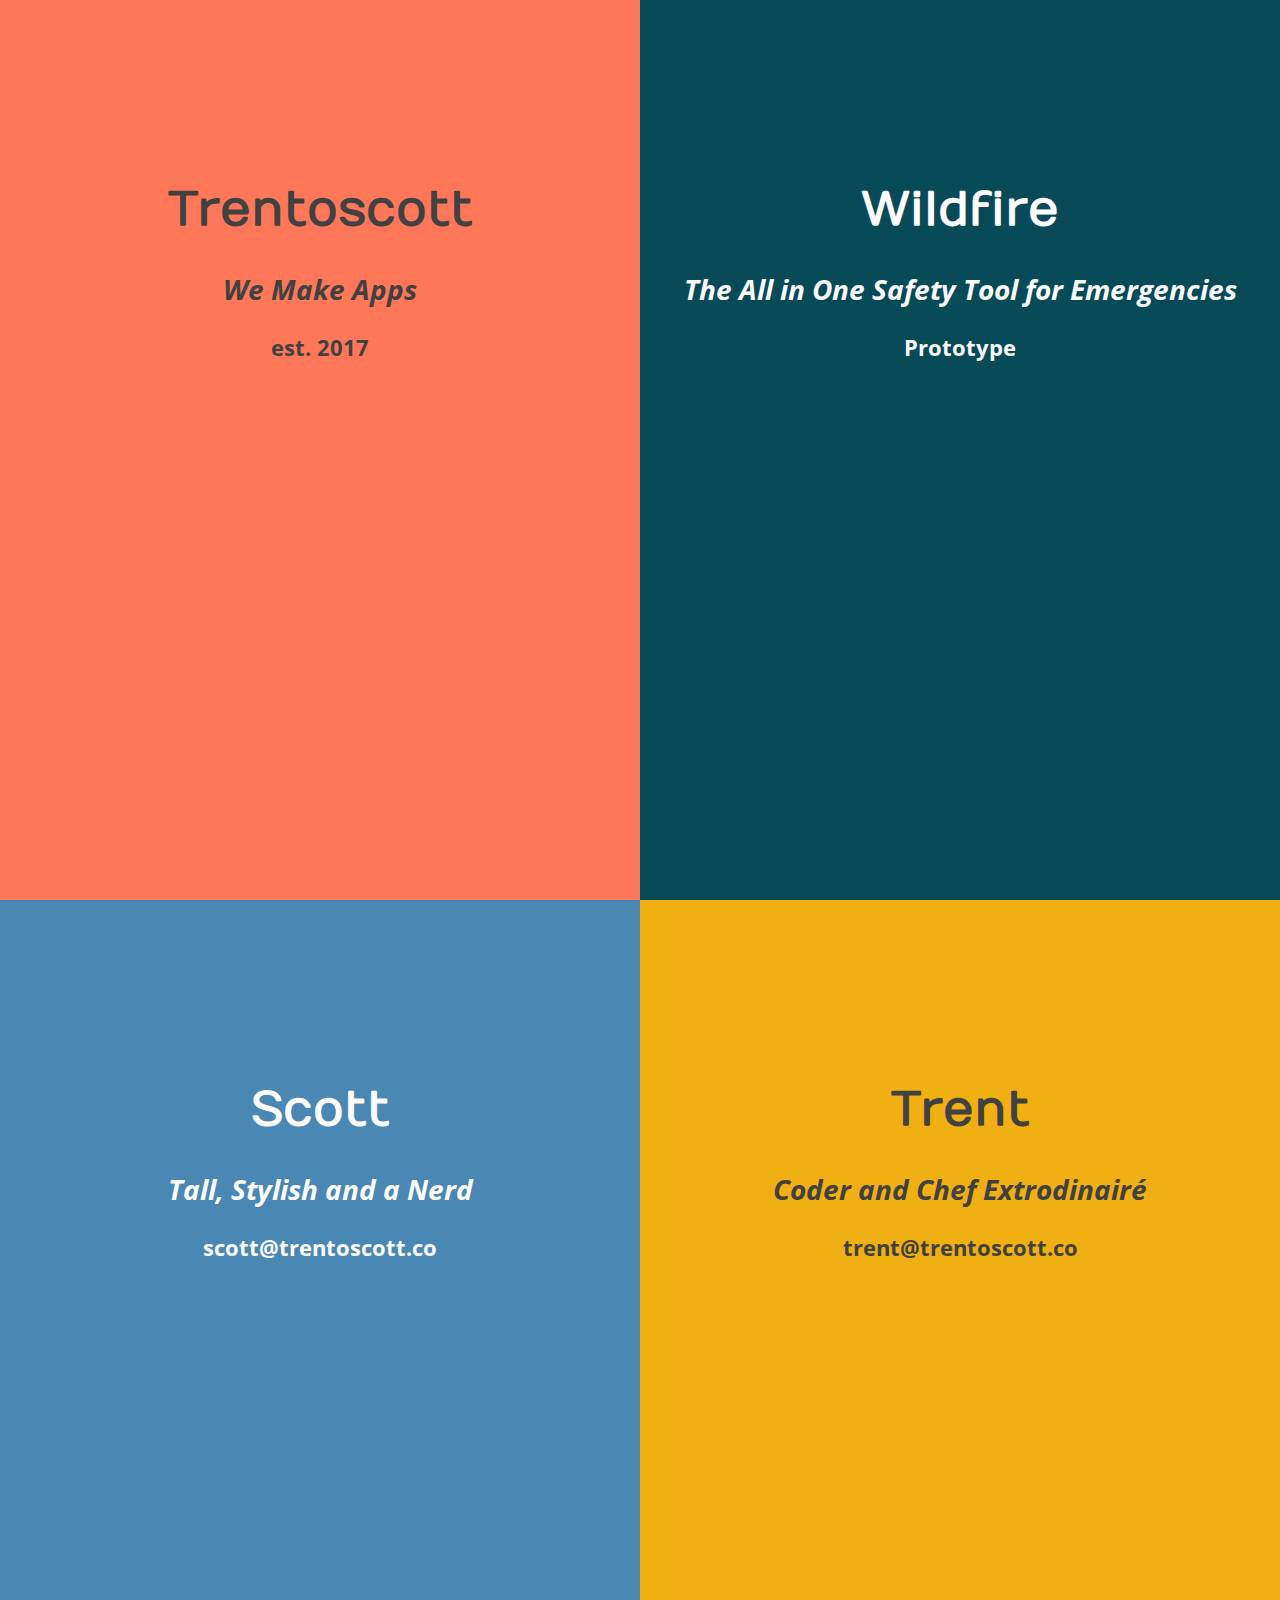
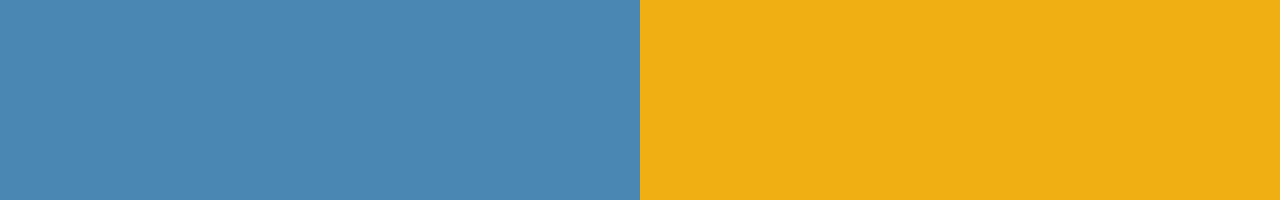
<file: index.html>
<!DOCTYPE html>
<html>
<head>
<title>Trentoscott</title>
<meta charset="UTF-8">
<meta name="viewport" content="width=device-width, initial-scale=1">

  <link rel="stylesheet" type="text/css"
        href="https://fonts.googleapis.com/css?family=Numans|Open+Sans">

  <style>


/** Body Styling **/


    body {

      background-color: #414141;
      margin: 0px;
      font-family: 'Open Sans', sans-serif;
      cursor: default;
    }


/** Box Style **/
    .div1 {
      width: 50%;
      float: left;
      height: 100vh;
      background-color: #ff7759;
      color: #414141;
    }
    .div2 {
      width: 50%;
      height: 100vh;
      background-color: #084a58;
      float: left;
      color: #fbfbfb;
    }
    .div3 {
      width: 50%;
      float: left;
      height: 100vh;
      background-color: #4a87b2;
      color: #fbfbfb;
    }
    .div4 {
      width: 50%;
      float: left;
      height: 100vh;
      background-color: #f0af13;
      clear: right;
      color: #414141;
    }

    .divwide {
      width: 100%;
      float: left;
      height: auto;
      background-color: #414141;
      color: #fbfbfb;
      -webkit-transition: text-align 2s; /* Safari */
    transition: text-align 2s;
    }


    h1 {
      font-size: 54px;
      text-align: center;
      font-family: 'Numans', sans-serif;
      padding-top: 150px;
      padding-left: 10px;
      padding-right: 10px;

    }
    h2 {
      font-size: 28px;
      text-align: center;
      font-style: italic;
      padding-left: 10px;
      padding-right: 10px;

    }
    h3 {
      font-size: 22px;
      text-align: center;
      padding-left: 10px;
      padding-right: 10px;

    }
    p {
      padding-left: 10px;
      padding-right: 10px;
    }
  /** Link Styles **/
    a.linkone:link {
      font-size: 22px;
      text-align: center;
      font-style: normal;
      color: #fbfbfb;
      text-decoration: none;
      -webkit-transition: color 2s; /* Safari */
      transition: color 2s;
      padding-left: 10px;
      padding-right: 10px;
    }
    a.linkone:link:hover {
      color: #ff9f8a;
      -webkit-transition: color 1s; /* Safari */
      transition: color 1s;
      }
    a.linktwo:link:hover, a.linktwo:visited:hover {
      color: #ff9f8a;
      -webkit-transition: color 1s; /* Safari */
      transition: color 1s;
      }
    a.linktwo:link, a.linktwo:visited {
      font-size: 22px;
      text-align: center;
      font-style: normal;
      color: #fbfbfb;
      text-decoration: none;
      -webkit-transition: color 2s; /* Safari */
      transition: color 2s;
      padding-left: 10px;
      padding-right: 10px;
    }


    a.linkthree:link {
      font-size: 22px;
      text-align: center;
      font-style: normal;
      color: #fbfbfb;
      text-decoration: none;
      -webkit-transition: color 2s; /* Safari */
      transition: color 2s;
      padding-left: 10px;
      padding-right: 10px;
    }
    a.linkthree:link:hover {
      color: #f4c759;
      -webkit-transition: color 1s; /* Safari */
      transition: color 1s;
    }
    a.linkfour:link {
      font-size: 22px;
      text-align: center;
      font-style: normal;
      color: #414141;
      text-decoration: none;
      -webkit-transition: color 2s; /* Safari */
      transition: color 2s;
      padding-left: 10px;
      padding-right: 10px;
    }
    a.linkfour:link:hover {
      color: #4a87b2;
      -webkit-transition: color 1s; /* Safari */
      transition: color 1s;
    }

    /** Device Queries **/
    @media only screen and (min-width: 320px) {
        /* For tiny mobile phones: */
        [class*="div"] {
            width: 100%;
          }
        h1 {
          font-size: 48px;
        }

      }
    @media only screen and (min-width: 768px) {
        /* For mobile phones: */
        [class*="div"] {
            width: 100%;
        }
      }

    @media only screen and (min-width: 768px) {
        /* For Laptop: */
        [class*="div"] {
          width: 50%;
        }
      }
    @media only screen and (min-width: 1440px) {
      /* For 1440px monitors */
      [class*="div"] {
        width: 50%;
      }
    }


  </style>
</head>

<body>


<div class="div1">
  <h1>Trentoscott</h1>
  <h2>We Make Apps</h2>
  <h3>est. 2017</h3>
  </div>
  <div class="div2">
    <h1>Wildfire</h1>
    <h2>The All in One Safety Tool for Emergencies</h2>
    <h3><a class="linktwo" href="https://trentbowden.github.io/nasaSpaceApp/">Prototype</a></h3>
  </div>

<div class="div3">
    <h1>Scott</h1>
    <h2>Tall, Stylish and a Nerd</h2>
    <h3><a class="linkthree" href="mailto:scott@trentoscott.co">scott@trentoscott.co</a></h3>
  </div>
  <div class="div4">
      <h1>Trent</h1>
      <h2>Coder and Chef Extrodinairé</h2>
      <h3><a class="linkfour" href="mailto:trent@trentoscott.co">trent@trentoscott.co</a></h3>
    </div>

</body>
</file>
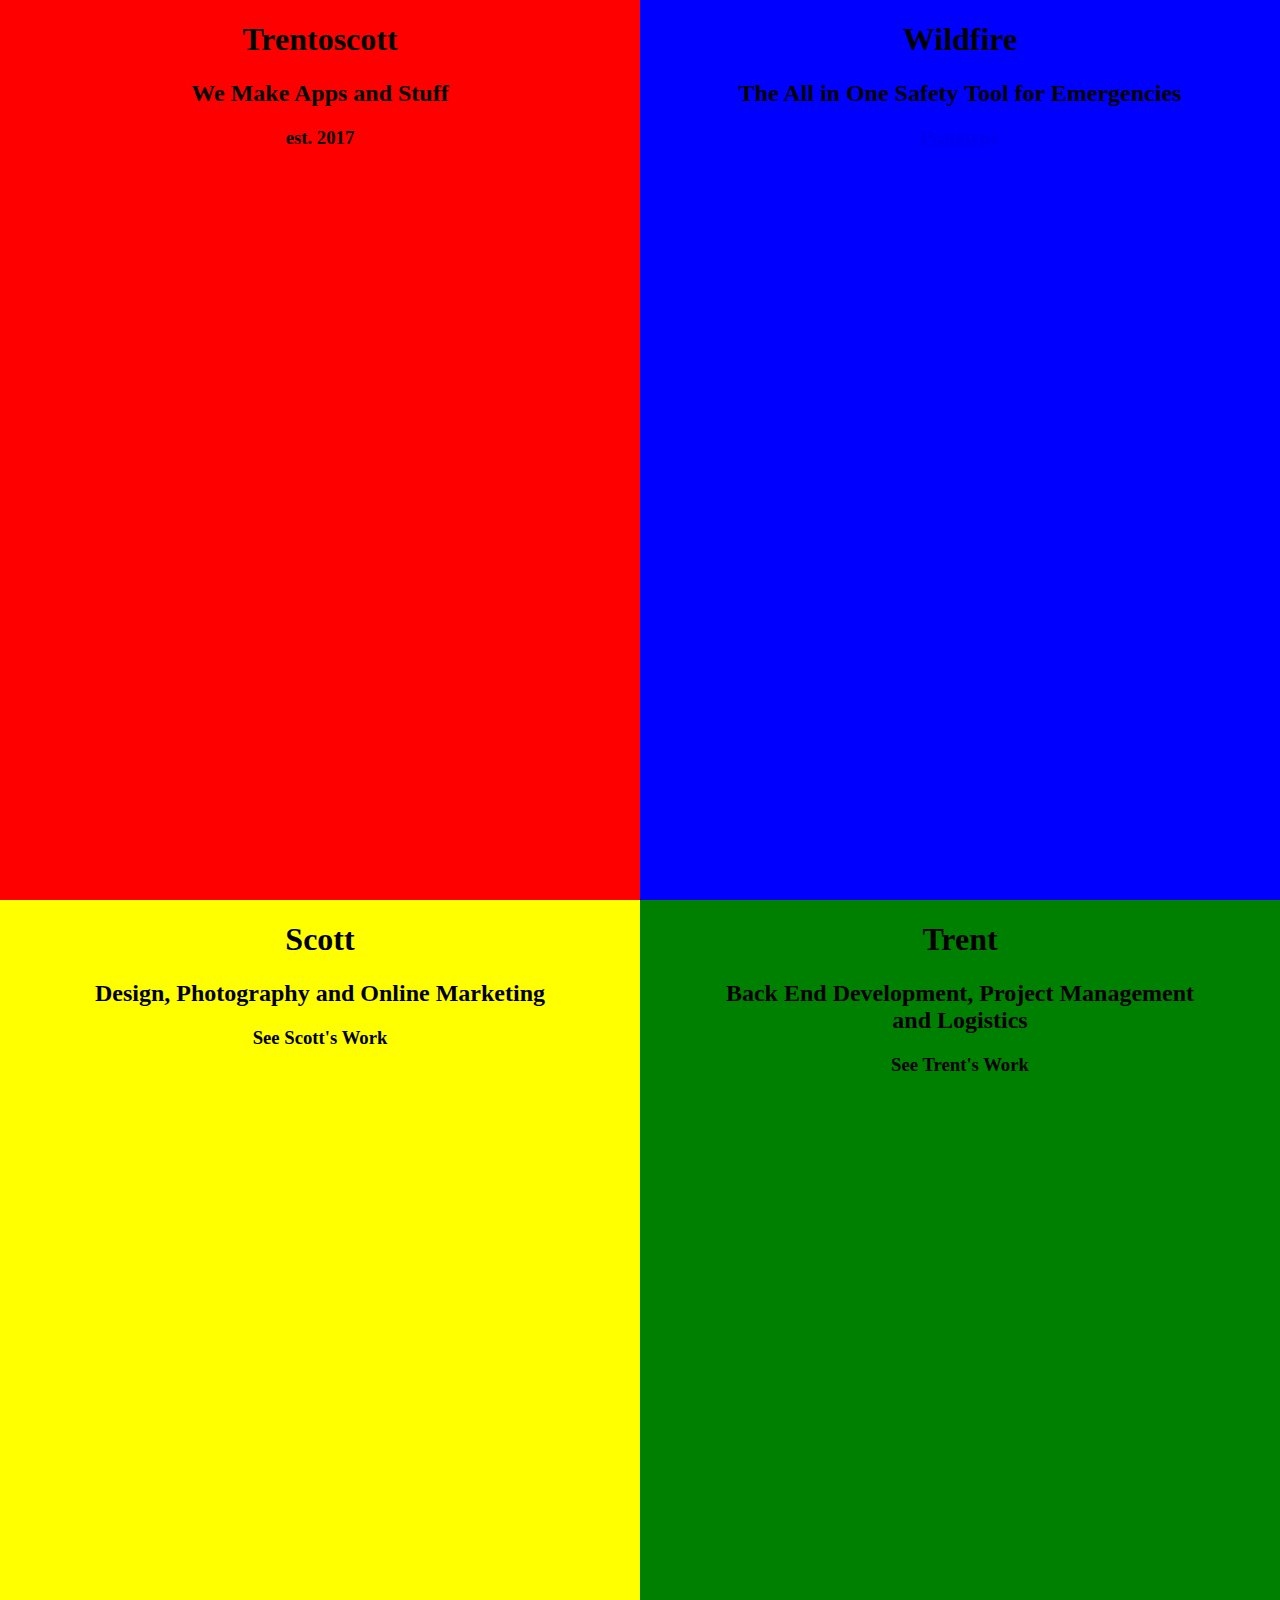
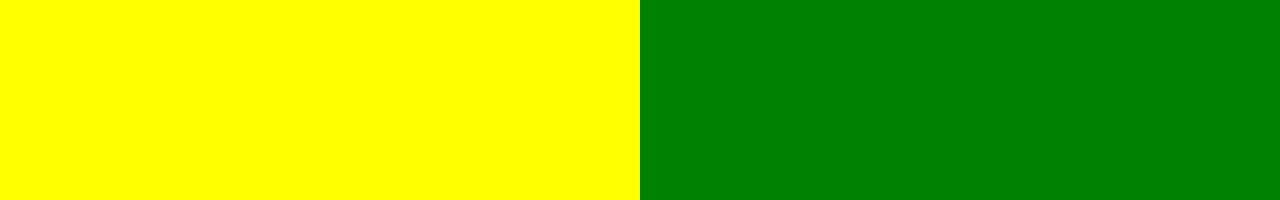
<file: cssgridtest.html>
<!DOCTYPE html>
<html>
<head>
<title>CSS Grid Test</title>
<meta charset="UTF-8">
<meta name="viewport" content="width=device-width, initial-scale=1">
<script src="https://ajax.googleapis.com/ajax/libs/jquery/3.2.1/jquery.min.js"></script>

<script>
  $(document).ready(function(){
    $(".s-link").click(function(){
        $("#scott").animate({left: '0vw'});
    });
    });
    </script>

<script>
  $(document).ready(function(){
    $(".t-link").click(function(){
        $("#trent").animate({left: '-50vw'});
    });
    });
    </script>

<style>
body {margin:0px;}

.wrapper {
  display:grid;
  grid-template-columns: 50vw 50vw;
  grid-template-areas:
    "introduction wildfire"
    "scott trent";
  overflow: hidden;
  position:relative;
  }

.box {
  height:100vh;
}

.content-container{
  padding-left: 5vw;
  padding-right:5vw;
  text-align: center;
}

#introduction {
  grid-area:introduction;
  background-color: red;
}

#wildfire {
  grid-area:wildfire;
  background-color: blue;
}
#scott {
  background-color: yellow;
  display:grid;
  grid-template-columns:20vw 80vw 50vw;
  grid-template-areas:
    "s-sidebar s-content s-intro";
  position:absolute;
  left:-100vw;
  }

#container-scott {
  grid-area:scott;
  }

.s-intro {
  grid-area:s-intro;
  }

.s-sidebar {
  grid-area:s-sidebar;
  background-color: grey;
}

.s-content {
  grid-area:s-content;
  background-color:white;
}

#trent {
  background-color: green;
  display:grid;
  grid-template-columns:50vw 80vw 20vw;
  grid-template-areas:
    "t-intro t-content t-sidebar";
  position:absolute;
  left:50vw;
}

#container-trent {
  grid-area:trent;
}

</style>
</head>

<body>
<div class="wrapper">

  <div class="box" id="introduction">
    <div class="content-container">
      <h1>Trentoscott</h1>
      <h2>We Make Apps and Stuff</h2>
      <h3>est. 2017</h3>
    </div>
  </div>

  <div class="box" id="wildfire">
    <div class="content-container">
      <h1>Wildfire</h1>
      <h2>The All in One Safety Tool for Emergencies</h2>
      <h3><a class="linktwo" href="https://trentbowden.github.io/nasaSpaceApp/">Prototype</a></h3>
    </div>
  </div>

  <div class="box" id="container-scott">
    <div class="box" id="scott">
      <div class="content-container s-intro">
        <h1>Scott</h1>
        <h2>Design, Photography and Online Marketing</h2>
        <h3><a class="s-link">See Scott's Work</a></h3>
      </div>
      <div class="content-container s-sidebar">
        <h1>Test</h1>
      </div>
      <div class="content-container s-content">
      </div>
    </div>
  </div>

  <div class="box" id="container-trent">
    <div class="box" id="trent">
      <div class="content-container t-intro">
        <h1>Trent</h1>
        <h2>Back End Development, Project Management and Logistics</h2>
        <h3><a class="t-link">See Trent's Work</a></h3>
      </div>
    </div>
  </div>
</div>
</body>
</file>
